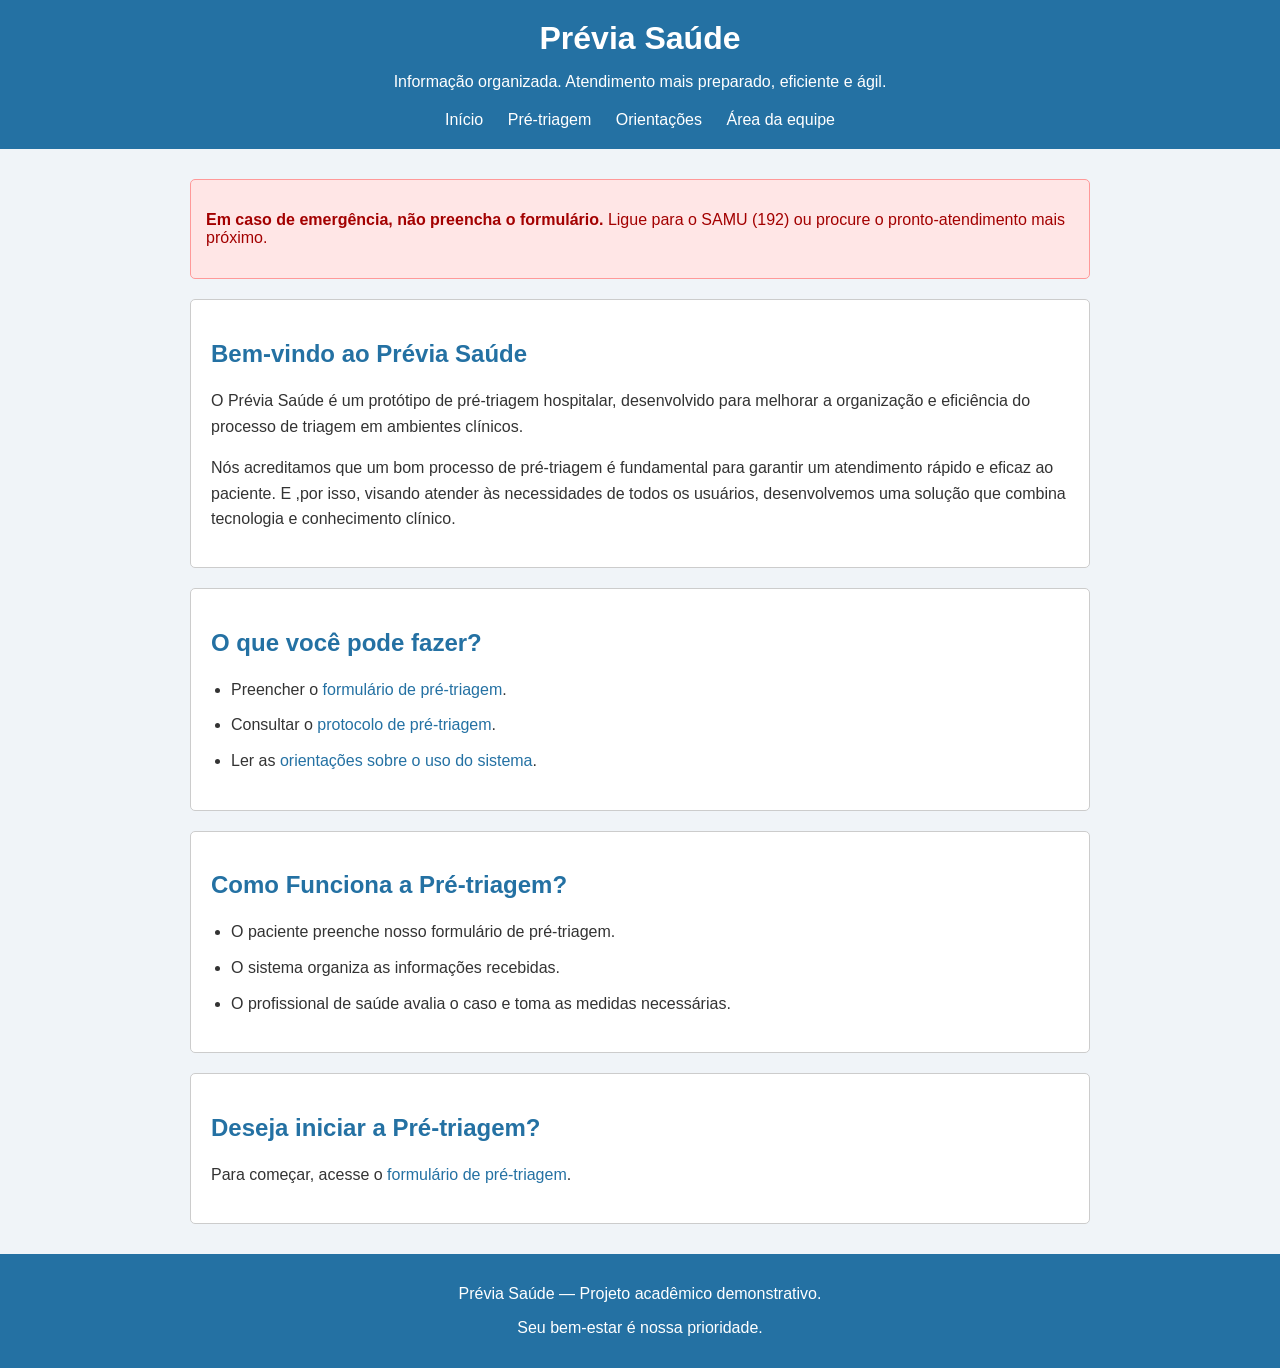
<file: html/index.html>
<!DOCTYPE html>
<html lang="pt-BR">
<head>
    <meta charset="UTF-8">
    <meta name="viewport" content="width=device-width, initial-scale=1.0">
    <meta name="description" content="Conheça o Prévia Saúde, um protótipo de pré-triagem hospitalar.">
    <link rel="stylesheet" href="../css/style.css">
    <title>Início | Prévia Saúde</title>
</head>
<body>
    <header>
        <h1>Prévia Saúde</h1>
        <p>Informação organizada. Atendimento mais preparado, eficiente e ágil.</p>
        <nav aria-label="Navegação principal">
            <a href="index.html">Início</a>
            <a href="pre-triagem.html">Pré-triagem</a>
            <a href="orientacoes.html" aria-current="page">Orientações</a>
            <a href="login.html">Área da equipe</a>
        </nav>
    </header>
    <main>
        <aside aria-label="Aviso de emergência"><p><strong>Em caso de emergência, não preencha o formulário.</strong> Ligue para o SAMU (192) ou procure o pronto-atendimento mais próximo.</p>
</aside>
        <section>
            <h2>Bem-vindo ao Prévia Saúde</h2>
            <p>O Prévia Saúde é um protótipo de pré-triagem hospitalar, desenvolvido para melhorar a organização e eficiência do processo de triagem em ambientes clínicos.</p>
            <p>Nós acreditamos que um bom processo de pré-triagem é fundamental para garantir um atendimento rápido e eficaz ao paciente. E ,por isso, visando atender às necessidades de todos os usuários, desenvolvemos uma solução que combina tecnologia e conhecimento clínico.</p>
        </section>
        <section>
            <h2>O que você pode fazer?</h2>
            <ul>
                <li>Preencher o <a href="pre-triagem.html">formulário de pré-triagem</a>.</li>
                <li>Consultar o <a href="protocolo.html">protocolo de pré-triagem</a>.</li>
                <li>Ler as <a href="orientacoes.html">orientações sobre o uso do sistema</a>.</li>
            </ul>
        </section>
        <section>
            <h2>Como Funciona a Pré-triagem?</h2>
            <ul>
                <li>O paciente preenche nosso formulário de pré-triagem.</li>
                <li>O sistema organiza as informações recebidas.</li>
                <li>O profissional de saúde avalia o caso e toma as medidas necessárias.</li>
            </ul>
        </section>
        <section>
            <h2>Deseja iniciar a Pré-triagem?</h2>
            <p>Para começar, acesse o <a href="pre-triagem.html">formulário de pré-triagem</a>.</p>
        </section>
    </main>
    <footer>
        <p>Prévia Saúde — Projeto acadêmico demonstrativo.</p>
        <p>Seu bem-estar é nossa prioridade.</p>
    </footer>
</body>
</html>
</file>
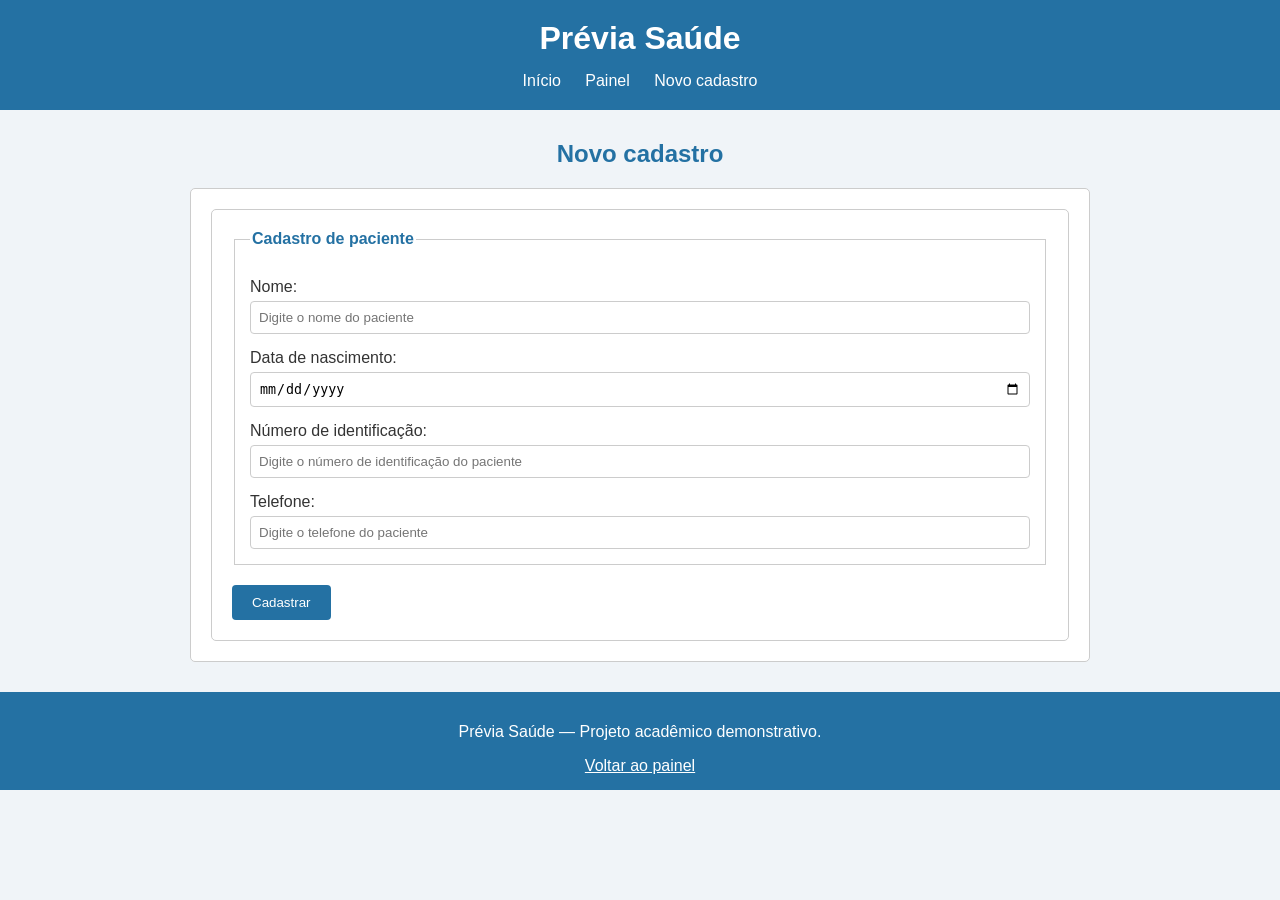
<file: html/cadastro.html>
<!DOCTYPE html>
<html lang="pt-BR">
<head>
    <meta charset="UTF-8">
    <meta name="viewport" content="width=device-width, initial-scale=1.0">
    <meta name="description" content="Cadastro manual de pacientes.">
    <link rel="stylesheet" href="../css/style.css">
    <title>Novo cadastro | Prévia Saúde</title>
</head>
<body>
    <header>
        <h1>Prévia Saúde</h1>
        <nav aria-label="Navegação da equipe">
            <a href="index.html">Início</a>
            <a href="painel.html">Painel</a>
            <a href="cadastro.html" aria-current="page">Novo cadastro</a>
        </nav>
    </header>
    <main>
        <h2>Novo cadastro</h2>
        <section>
            <form>
                <fieldset>
                    <legend>Cadastro de paciente</legend>
                    <label for="nome">Nome:</label>
                    <input type="text" id="nome" name="nome" placeholder="Digite o nome do paciente" required>
                    <label for="data-nascimento">Data de nascimento:</label>
                    <input type="date" id="data-nascimento" name="data-nascimento" required>
                    <label for="identificação">Número de identificação:</label>
                    <input type="text" id="identificação" name="id" placeholder="Digite o número de identificação do paciente" required>
                    <label for="telefone">Telefone:</label>
                    <input type="tel" id="telefone" name="telefone" placeholder="Digite o telefone do paciente" required>
                </fieldset>
                <button type="submit">Cadastrar</button>
            </form>
        </section>
    </main>
    <footer>
        <p>Prévia Saúde — Projeto acadêmico demonstrativo.</p>
        <a href="painel.html">Voltar ao painel</a>
    </footer>
</body>
</html>
</file>
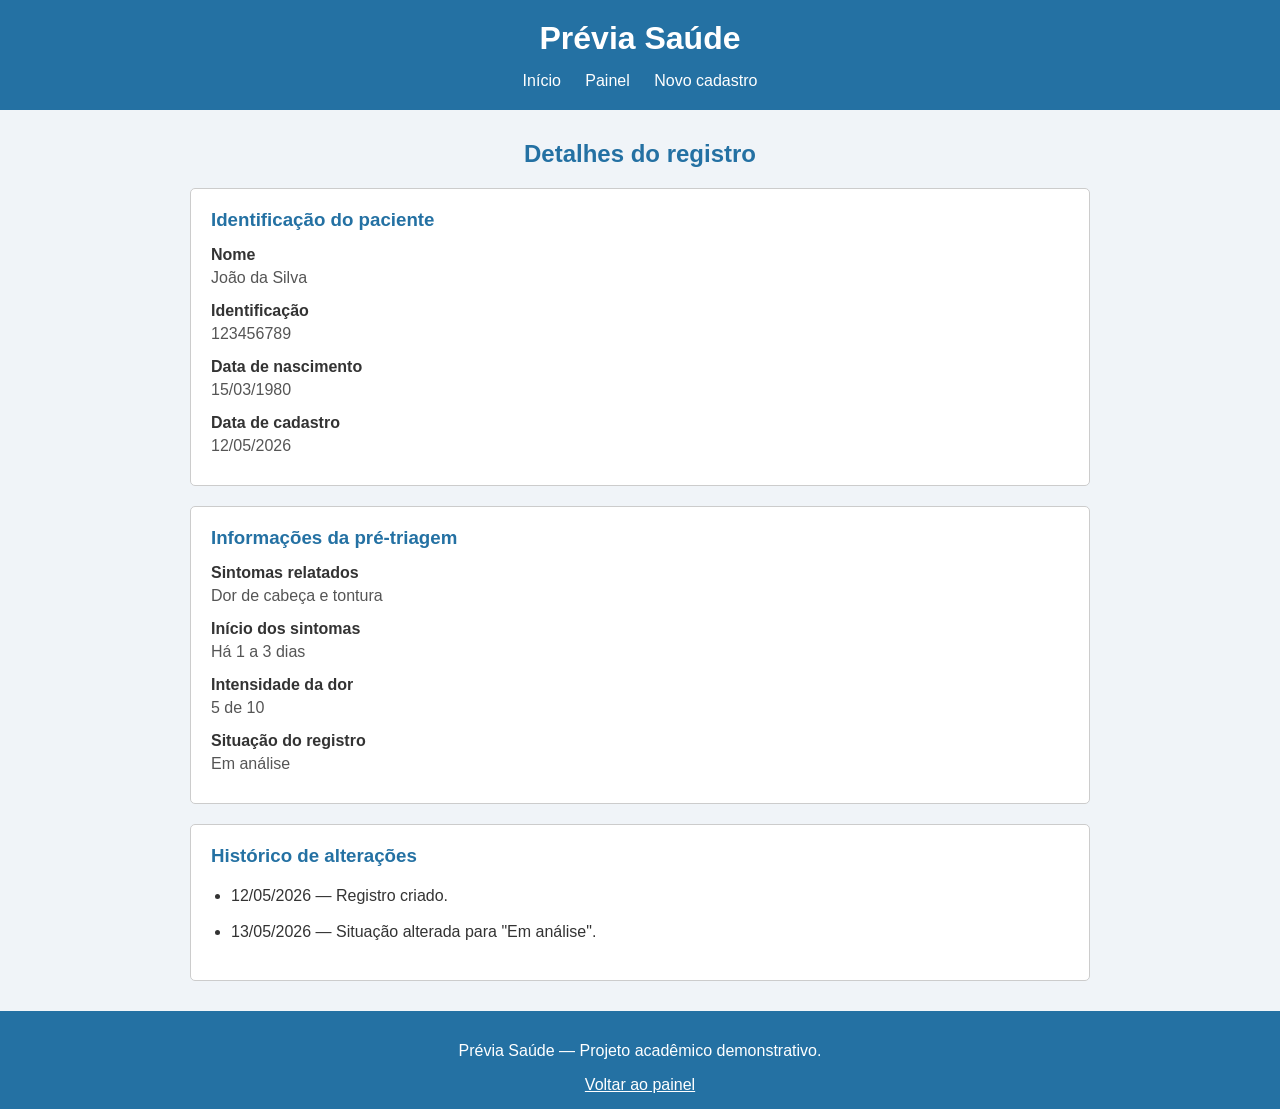
<file: html/detalhes.html>
<!DOCTYPE html>
<html lang="pt-BR">
<head>
    <meta charset="UTF-8">
    <meta name="viewport" content="width=device-width, initial-scale=1.0">
    <meta name="description" content="Detalhes e histórico de um registro demonstrativo.">
    <link rel="stylesheet" href="../css/style.css">
    <title>Detalhes do registro | Prévia Saúde</title> 
</head>
<body>
    <header>
        <h1>Prévia Saúde</h1>
        <nav aria-label="Navegação da equipe">
            <a href="index.html">Início</a>
            <a href="painel.html">Painel</a>
            <a href="cadastro.html">Novo cadastro</a>
        </nav>
    </header>
    <main>
        <h2>Detalhes do registro</h2>
        <section>
            <h3>Identificação do paciente</h3>
            <dl>
                <dt>Nome</dt>
                <dd>João da Silva</dd>
                <dt>Identificação</dt>
                <dd>123456789</dd>
                <dt>Data de nascimento</dt>
                <dd>15/03/1980</dd>
                <dt>Data de cadastro</dt>
                <dd>12/05/2026</dd>
            </dl>
        </section>
        <section>
            <h3>Informações da pré-triagem</h3>
            <dl>
                <dt>Sintomas relatados</dt>
                <dd>Dor de cabeça e tontura</dd>
                <dt>Início dos sintomas</dt>
                <dd>Há 1 a 3 dias</dd>
                <dt>Intensidade da dor</dt>
                <dd>5 de 10</dd>
                <dt>Situação do registro</dt>
                <dd>Em análise</dd>
            </dl>
        </section>
        <section>
            <h3>Histórico de alterações</h3>
            <ul>
                <li>12/05/2026 — Registro criado.</li>
                <li>13/05/2026 — Situação alterada para "Em análise".</li>
            </ul>
        </section>
    </main>
    <footer>
        <p>Prévia Saúde — Projeto acadêmico demonstrativo.</p>
        <a href="painel.html">Voltar ao painel</a>
    </footer>
</body>
</html>
</file>
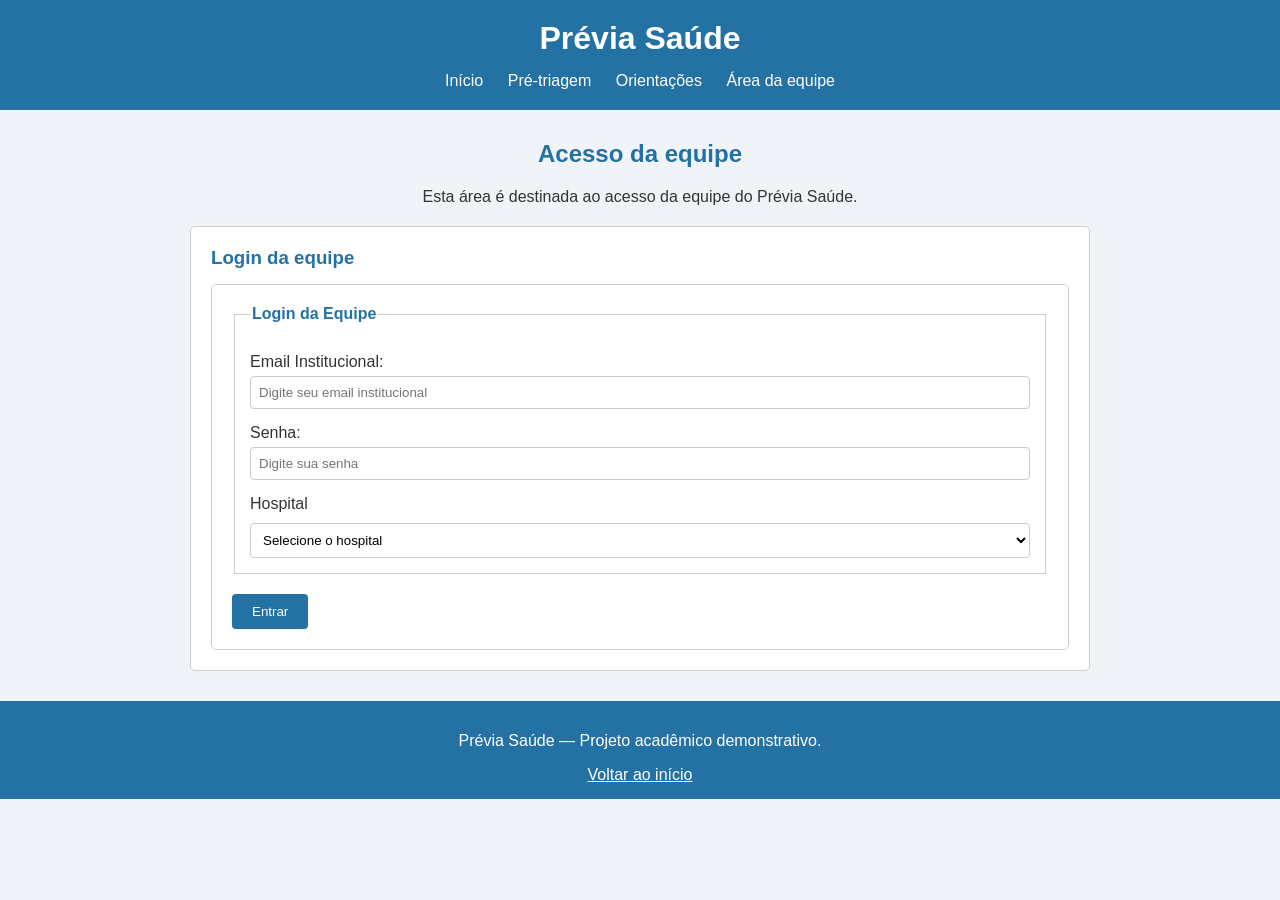
<file: html/login.html>
<!DOCTYPE html>
<html lang="pt-BR">
<head>
    <meta charset="UTF-8">
    <meta name="viewport" content="width=device-width, initial-scale=1.0">
    <meta name="description" content="Área de acesso da equipe.">
    <link rel="stylesheet" href="../css/style.css">
    <title>Acesso da equipe | Prévia Saúde</title>
</head>
<body>
    <header>
        <h1>Prévia Saúde</h1>
        <nav aria-label="Navegação principal">
            <a href="index.html">Início</a>
            <a href="pre-triagem.html">Pré-triagem</a>
            <a href="orientacoes.html">Orientações</a>
            <a href="login.html">Área da equipe</a>
    </nav>
    </header>
    <main>
        <h2>Acesso da equipe</h2>
        <p>Esta área é destinada ao acesso da equipe do Prévia Saúde.</p>
        <section>
            <h3>Login da equipe</h3>
                <form>
                    <fieldset>
                        <legend>Login da Equipe</legend>
                        <label for="email">Email Institucional:</label>
                        <input type="email" id="email" name="email" placeholder="Digite seu email institucional" required>
                        <label for="senha">Senha:</label>
                        <input type="password" id="senha" name="senha" placeholder="Digite sua senha" required>
                        <label for="hospital">Hospital</label>
                        <select id="hospital" name="hospital" required>
                            <option value="">Selecione o hospital</option>
                            <option value="Clementino-Fraga">Hospital Clementino Fraga</option>
                            <option value="Laureano">Hospital Laureano</option>
                            <option value="HULW">Hospital Universitário - HULW</option>
                            <option value="Trauma">Hospital de Emergência e Trauma Senador Humberto Lucena</option>
                            <option value="Metropolitano">Hospital Metropolitano Dom José Maria Pires</option>
                            <option value="Urquiza-Wanderley">Hospital Urquiza Wanderley</option>
                            <option value="HNSN">Hospital Nossa Senhora das Neves</option>
                            <option value="Memorial-São-Francisco">Hospital Memorial São Francisco</option>
                        </select>
                    </fieldset>
                    <button type="submit">Entrar</button>
                </form>
        </section>
    </main>
    <footer>
        <p>Prévia Saúde — Projeto acadêmico demonstrativo.</p>
        <a href="index.html">Voltar ao início</a>
    </footer>
</body>
</html>
</file>
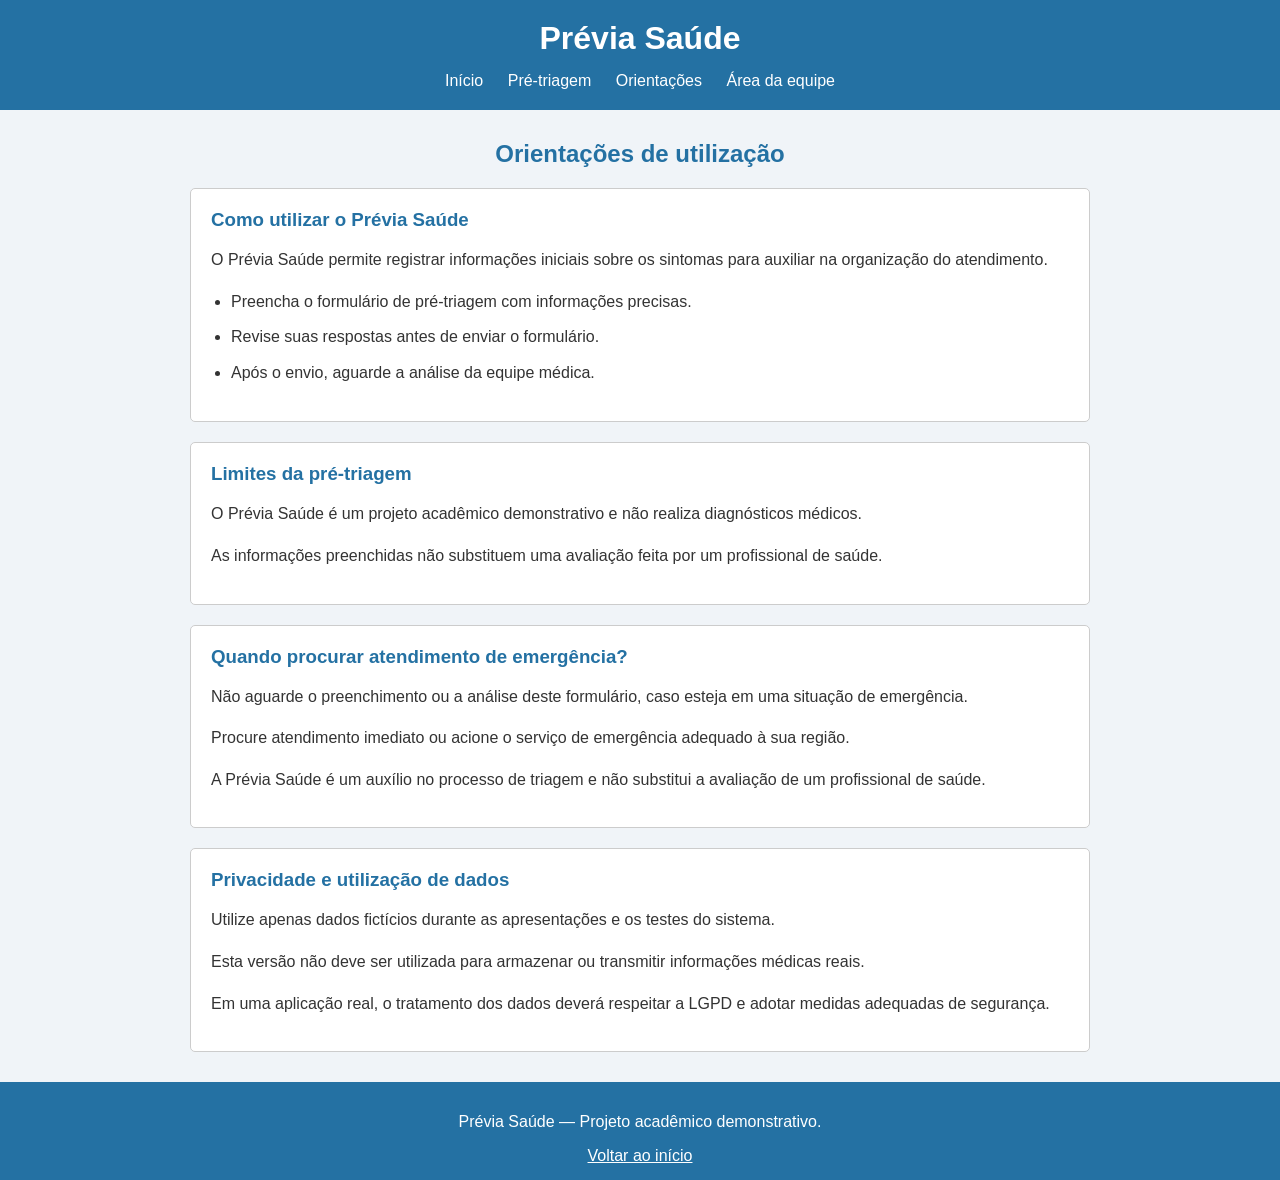
<file: html/orientacoes.html>
<!DOCTYPE html>
<html lang="pt-BR">
<head>
    <meta charset="UTF-8">
    <meta name="viewport" content="width=device-width, initial-scale=1.0">
    <meta name="description" content="Orientações e limites de utilização.">
    <link rel="stylesheet" href="../css/style.css">
    <title>Orientações | Prévia Saúde</title>
</head>
<body>
    <header>
        <h1>Prévia Saúde</h1>    
    <nav aria-label="Navegação principal">
        <a href="index.html">Início</a>
        <a href="pre-triagem.html">Pré-triagem</a>
        <a href="orientacoes.html" aria-current="page">Orientações</a>
        <a href="login.html">Área da equipe</a>
    </nav>
    </header>
    <main>
        <h2>Orientações de utilização</h2>
        <section>
            <h3>Como utilizar o Prévia Saúde</h3>
                <p>O Prévia Saúde permite registrar informações iniciais sobre os sintomas para auxiliar na organização do atendimento.</p>
            <ul>
                <li>Preencha o formulário de pré-triagem com informações precisas.</li>
                <li>Revise suas respostas antes de enviar o formulário.</li>
                <li>Após o envio, aguarde a análise da equipe médica.</li>
            </ul>
        </section>
        <section>
            <h3>Limites da pré-triagem</h3>
                <p>O Prévia Saúde é um projeto acadêmico demonstrativo e não realiza diagnósticos médicos.</p>
                <p>As informações preenchidas não substituem uma avaliação feita por um profissional de saúde.</p>
        </section>
        <section>
            <h3>Quando procurar atendimento de emergência?</h3>
                <p>Não aguarde o preenchimento ou a análise deste formulário, caso esteja em uma situação de emergência.</p>
                <p>Procure atendimento imediato ou acione o serviço de emergência adequado à sua região.</p>
                <p>A Prévia Saúde é um auxílio no processo de triagem e não substitui a avaliação de um profissional de saúde.</p>
        </section>
        <section>
            <h3>Privacidade e utilização de dados</h3>
                <p>Utilize apenas dados fictícios durante as apresentações e os testes do sistema.</p>
                <p>Esta versão não deve ser utilizada para armazenar ou transmitir informações médicas reais.</p>
                <p>Em uma aplicação real, o tratamento dos dados deverá respeitar a LGPD e adotar medidas adequadas de segurança.</p>
        </section>
    </main>

    <footer>
        <p>Prévia Saúde — Projeto acadêmico demonstrativo.</p>
        <a href="index.html">Voltar ao início</a>
    </footer>

</body>
</html>
</file>
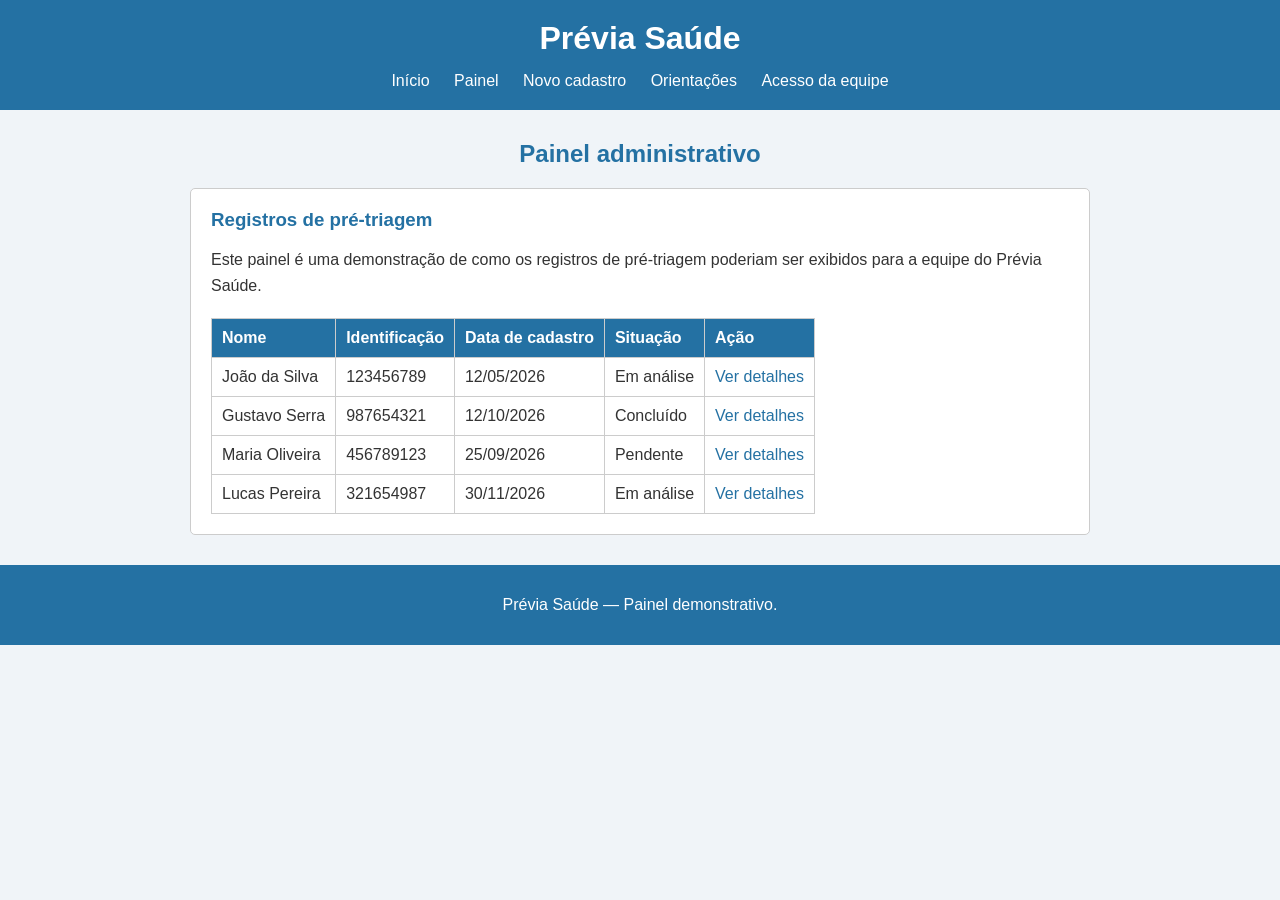
<file: html/painel.html>
<!DOCTYPE html>
<html lang="pt-BR">
<head>
    <meta charset="UTF-8">
    <meta name="viewport" content="width=device-width, initial-scale=1.0">
    <meta name="description" content="Painel demonstrativo para consulta dos registros do Prévia Saúde.">
    <link rel="stylesheet" href="../css/style.css">
    <title>Painel administrativo | Prévia Saúde</title>
</head>
<body>
    <header>
        <h1>Prévia Saúde</h1>
        <nav aria-label="Navegação da equipe">
            <a href="index.html">Início</a>
            <a href="painel.html" aria-current="page">Painel</a>
            <a href="cadastro.html">Novo cadastro</a>
            <a href="orientacoes.html">Orientações</a>
            <a href="login.html">Acesso da equipe</a>
        </nav>
    </header>
    <main>
        <h2>Painel administrativo</h2>
        <section>
            <h3>Registros de pré-triagem</h3>
            <p>Este painel é uma demonstração de como os registros de pré-triagem poderiam ser exibidos para a equipe do Prévia Saúde.</p>
            <table>
                <thead>
                    <tr>
                        <th>Nome</th>
                        <th>Identificação</th>
                        <th>Data de cadastro</th>
                        <th>Situação</th>
                        <th>Ação</th>
                    </tr>
                </thead>
                <tbody>
                    <tr>
                        <td>João da Silva</td>
                        <td>123456789</td>
                        <td>12/05/2026</td>
                        <td>Em análise</td>
                        <td><a href="detalhes.html">Ver detalhes</a></td>
                    </tr>
                    <tr>
                        <td>Gustavo Serra</td>
                        <td>987654321</td>
                        <td>12/10/2026</td>
                        <td>Concluído</td>
                        <td><a href="detalhes.html">Ver detalhes</a></td>
                    </tr>
                    <tr>
                        <td>Maria Oliveira</td>
                        <td>456789123</td>
                        <td>25/09/2026</td>
                        <td>Pendente</td>
                        <td><a href="detalhes.html">Ver detalhes</a></td>
                    </tr>
                    <tr>
                        <td>Lucas Pereira</td>
                        <td>321654987</td>
                        <td>30/11/2026</td>
                        <td>Em análise</td>
                        <td><a href="detalhes.html">Ver detalhes</a></td>
                    </tr>
                </tbody>
            </table>
        </section>
    </main>
    <footer>
        <p>Prévia Saúde — Painel demonstrativo.</p>
    </footer>
</body>
</html>
</file>
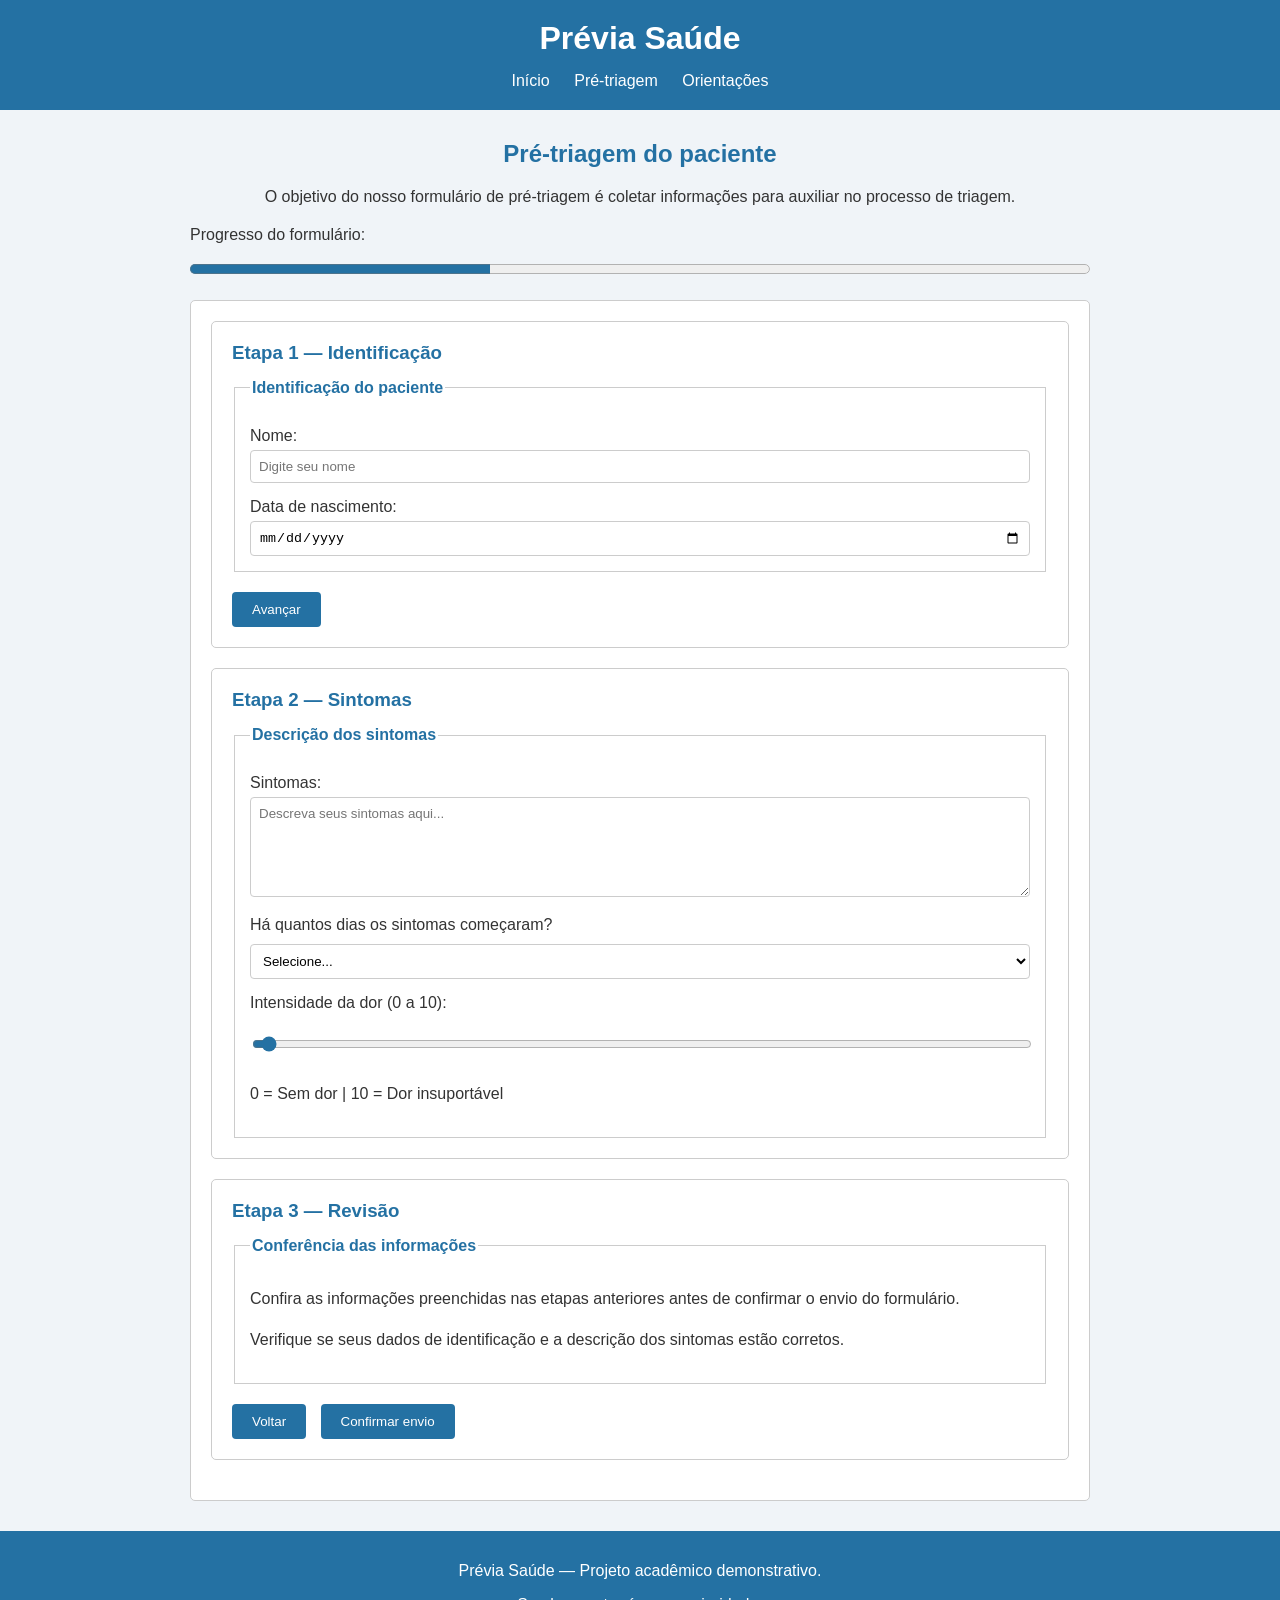
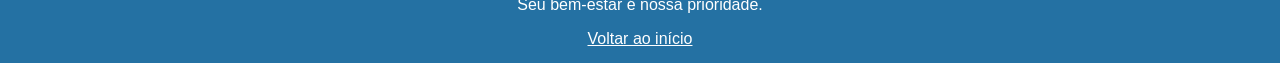
<file: html/pre-triagem.html>
<!DOCTYPE html>
<html lang="pt-BR">
<head>
    <meta charset="UTF-8">
    <meta name="viewport" content="width=device-width, initial-scale=1.0">
    <meta name="description" content="Formulário de pré-triagem para coleta de informações do paciente.">
    <link rel="stylesheet" href="../css/style.css">
    <title>Pré-triagem | Prévia Saúde</title>
</head>
<body>
    <header>
        <h1>Prévia Saúde</h1>
        <nav aria-label="Navegação principal">
            <a href="index.html">Início</a>
            <a href="pre-triagem.html">Pré-triagem</a>
            <a href="orientacoes.html">Orientações</a>
        </nav>
    </header>
    <main>
        <h2>Pré-triagem do paciente</h2>
        <p>O objetivo do nosso formulário de pré-triagem é coletar informações para auxiliar no processo de triagem.</p>
        <label for="progresso-formulario">Progresso do formulário:</label>
        <progress id="progresso-formulario" value="1" max="3">1 de 3</progress>
        <form>
            <section>
                <h3>Etapa 1 — Identificação</h3>
                <fieldset>
                    <legend>Identificação do paciente</legend>
                    <label for="nome">Nome:</label>
                    <input type="text" id="nome" name="nome" placeholder="Digite seu nome" required>
                    <label for="data-nascimento">Data de nascimento:</label>
                    <input type="date" id="data-nascimento" name="data-nascimento" required>
                </fieldset>
                <button type="button">Avançar</button>
            </section>
            <section>
                <h3>Etapa 2 — Sintomas</h3>
                <fieldset>
                    <legend>Descrição dos sintomas</legend>
                    <label for="sintomas">Sintomas:</label>
                    <textarea id="sintomas" name="sintomas" placeholder="Descreva seus sintomas aqui..." required></textarea>
                    <label for="sintomas-dias">Há quantos dias os sintomas começaram?</label>
                    <select id="sintomas-dias" name="sintomas-dias" required>
                        <option value="">Selecione...</option>
                        <option value="1 a 3 dias">1 a 3 dias</option>
                        <option value="4 a 7 dias">4 a 7 dias</option>
                        <option value="8 a 14 dias">8 a 14 dias</option>
                        <option value="mais de 14 dias">Mais de 14 dias</option>
                    </select>
                    <label for="tamanho-da-dor">Intensidade da dor (0 a 10):</label>
                    <input type="range" id="tamanho-da-dor" name="tamanho-da-dor" min="0" max="10" step="1" value="0">
                    <p>0 = Sem dor | 10 = Dor insuportável</p>
                </fieldset>
            </section>    
            <section>
                <h3>Etapa 3 — Revisão</h3>
                <fieldset>
                    <legend>Conferência das informações</legend>
                    <p>Confira as informações preenchidas nas etapas anteriores antes de confirmar o envio do formulário.</p>
                    <p>Verifique se seus dados de identificação e a descrição dos sintomas estão corretos.</p>
                </fieldset>
                <button type="button">Voltar</button>
                <button type="submit">Confirmar envio</button>
            </section>
        </form>

    </main>
    <footer>
        <p>Prévia Saúde — Projeto acadêmico demonstrativo.</p>
        <p>Seu bem-estar é nossa prioridade.</p>
        <a href="index.html">Voltar ao início</a>
    </footer>

</body>
</html>
</file>
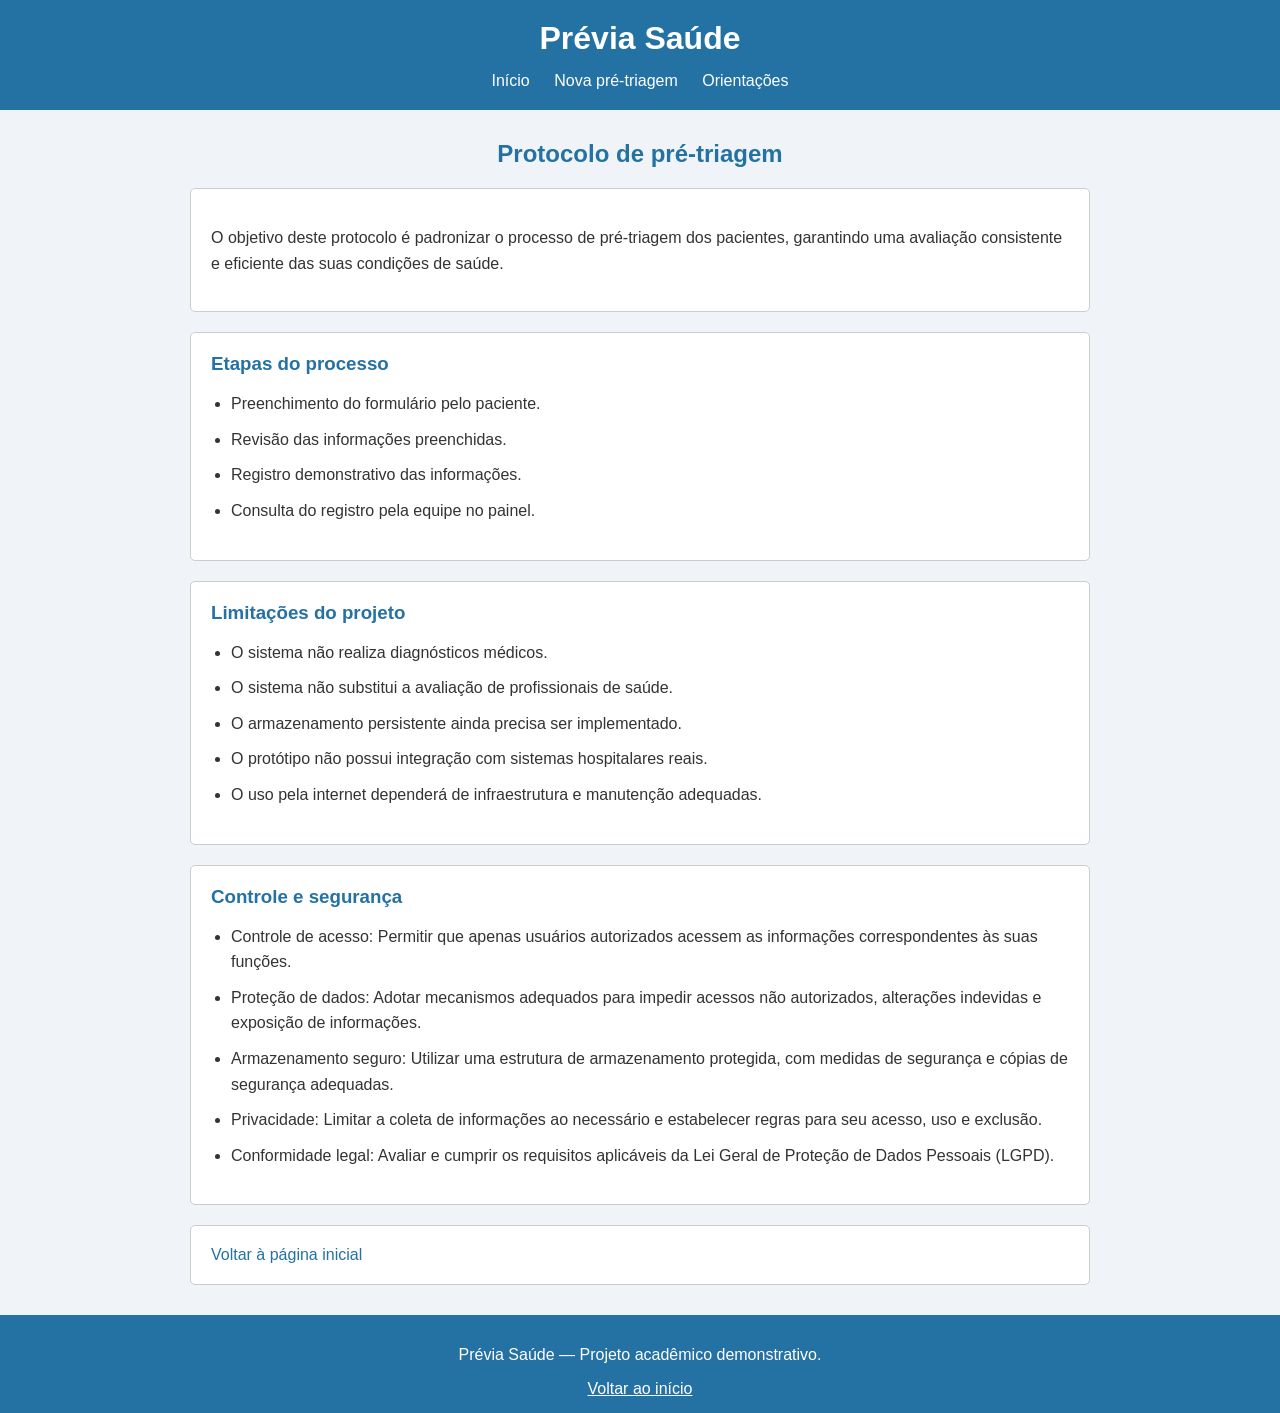
<file: html/protocolo.html>
<!DOCTYPE html>
<html lang="pt-BR">
<head>
    <meta charset="UTF-8">
    <meta name="viewport" content="width=device-width, initial-scale=1.0">
    <meta name="description" content="Consulta do protocolo e resumo do registro demonstrativo.">
    <link rel="stylesheet" href="../css/style.css">
    <title>Protocolo | Prévia Saúde</title>
</head>
<body>
    <header>
        <h1>Prévia Saúde</h1>
        <nav aria-label="Navegação principal">
            <a href="index.html">Início</a>
            <a href="pre-triagem.html">Nova pré-triagem</a>
            <a href="orientacoes.html">Orientações</a>
        </nav>
    </header>
    <main>
        <h2>Protocolo de pré-triagem</h2>
        <section>
            <p>O objetivo deste protocolo é padronizar o processo de pré-triagem dos pacientes, garantindo uma avaliação consistente e eficiente das suas condições de saúde.</p>
        </section>
        <section>
            <h3>Etapas do processo</h3>
        <ul>
            <li>Preenchimento do formulário pelo paciente.</li>
            <li>Revisão das informações preenchidas.</li>
            <li>Registro demonstrativo das informações.</li>
            <li>Consulta do registro pela equipe no painel.</li>
        </ul>
        </section>
        <section>
            <h3>Limitações do projeto</h3>
            <ul>
                <li>O sistema não realiza diagnósticos médicos.</li>
                <li>O sistema não substitui a avaliação de profissionais de saúde.</li>
                <li>O armazenamento persistente ainda precisa ser implementado.</li>
                <li>O protótipo não possui integração com sistemas hospitalares reais.</li>
                <li>O uso pela internet dependerá de infraestrutura e manutenção adequadas.</li>
            </ul>
        </section>
        <section>
            <h3>Controle e segurança</h3>
            <ul>
                <li>Controle de acesso: Permitir que apenas usuários autorizados acessem as informações correspondentes às suas funções.</li>
                <li>Proteção de dados: Adotar mecanismos adequados para impedir acessos não autorizados, alterações indevidas e exposição de informações.</li>
                <li>Armazenamento seguro: Utilizar uma estrutura de armazenamento protegida, com medidas de segurança e cópias de segurança adequadas.</li>
                <li>Privacidade: Limitar a coleta de informações ao necessário e estabelecer regras para seu acesso, uso e exclusão.</li>
                <li>Conformidade legal: Avaliar e cumprir os requisitos aplicáveis da Lei Geral de Proteção de Dados Pessoais (LGPD).</li>
            </ul>
        </section>
        <section>
            <a href="index.html">Voltar à página inicial</a>
        </section>
    </main>
    <footer>
        <p>Prévia Saúde — Projeto acadêmico demonstrativo.</p>
        <a href="index.html">Voltar ao início</a>
    </footer>
</body>
</html>
</file>
<file: css/style.css>
body {
    font-family: Arial, sans-serif;
    background-color: #f0f4f8;
    margin: 0;
    padding: 0;
    color: #333333;
}

header {
    background-color: #2471a3;
    color: white;
    text-align: center;
    padding: 20px;
}

header h1 {
    margin: 0;
}

header p {
    font-size: 16px;
    margin-bottom: 20px;
}

nav {
    margin-top: 15px;
}

nav a {
    color: white;
    text-decoration: none;
    margin: 10px;
}

nav a:hover {
    text-decoration: underline;
}

main {
    width: 80%;
    max-width: 900px;
    margin: 30px auto;
}

h2 {
    color: #2471a3;
    text-align: center;
    margin-bottom: 20px;
}

section {
    background-color: white;
    padding: 20px;
    margin-bottom: 20px;
    border: 1px solid #cccccc;
    border-radius: 5px;
}

h3 {
    color: #2471a3;
    margin-top: 0;
    margin-bottom: 15px;
}

section h2 {
    color: #2471a3;
    text-align: left;
}

section p {
    line-height: 1.6;
    margin-bottom: 15px;
}

main a {
    color: #2471a3;
}

main a:hover {
    text-decoration: underline;
}

ul {
    padding-left: 20px;
    line-height: 1.6;
}

li {
    margin-bottom: 10px;
}

section a {
    color: #2471a3;
    text-decoration: none;
}

section a:hover {
    text-decoration: underline;
}

aside {
    background-color: #ffe6e6;
    color: #a30000;
    border: 1px solid #ff9999;
    padding: 15px;
    margin-bottom: 20px;
    border-radius: 5px;
}

form {
    background-color: white;
    padding: 20px;
    border: 1px solid #cccccc;
    border-radius: 5px;
}

fieldset {
    border: 1px solid #cccccc;
    padding: 15px;
}

legend {
    color: #2471a3;
    font-weight: bold;
}

label {
    display: block;
    margin-top: 15px;
    margin-bottom: 5px;
}

input {
    width: 100%;
    padding: 8px;
    border: 1px solid #cccccc;
    border-radius: 4px;
    box-sizing: border-box;
}

select {
    width: 100%;
    padding: 8px;
    border: 1px solid #cccccc;
    border-radius: 4px;
    background-color: white;
    margin-top: 5px;
    box-sizing: border-box;
}

textarea {
    width: 100%;
    height: 100px;
    padding: 8px;
    border: 1px solid #cccccc;
    border-radius: 4px;
    box-sizing: border-box;
    font-family: Arial, sans-serif;
}

button {
    background-color: #2471a3;
    color: white;
    border: none;
    padding: 10px 20px;
    margin-top: 20px;
    margin-right: 10px;
    cursor: pointer;
    border-radius: 4px;
}

button:hover {
    background-color: #1a5276;
}

form section {
    margin-bottom: 20px;
}

progress {
    width: 100%;
    height: 20px;
    margin-top: 10px;
    margin-bottom: 20px;
    accent-color: #2471a3;
}

input[type="range"] {
    width: 100%;
    margin-top: 10px;
    accent-color: #2471a3;
}

dl {
    margin: 10px 0;
}

dt {
    font-weight: bold;
    margin-top: 15px;
}

dd {
    margin-left: 0;
    margin-top: 5px;
    color: #555555;
}

table {
    width: 100%;
    border-collapse: collapse;
    background-color: white;
    margin-top: 20px;
    display: block;
    overflow-x: auto;
}

th, td {
    border: 1px solid #cccccc;
    padding: 10px;
    text-align: left;
}

th {
    background-color: #2471a3;
    color: white;
}

td {
    background-color: white;
}

td a {
    color: #2471a3;
    text-decoration: none;
}

td a:hover {
    text-decoration: underline;
}

main > p {
    text-align: center;
    margin-bottom: 20px;
}

footer {
    background-color: #2471a3;
    color: white;
    text-align: center;
    padding: 15px;
    margin-top: 30px;
}

footer a {
    color: white;
}

footer a:hover {
    text-decoration: underline;
}
</file>
